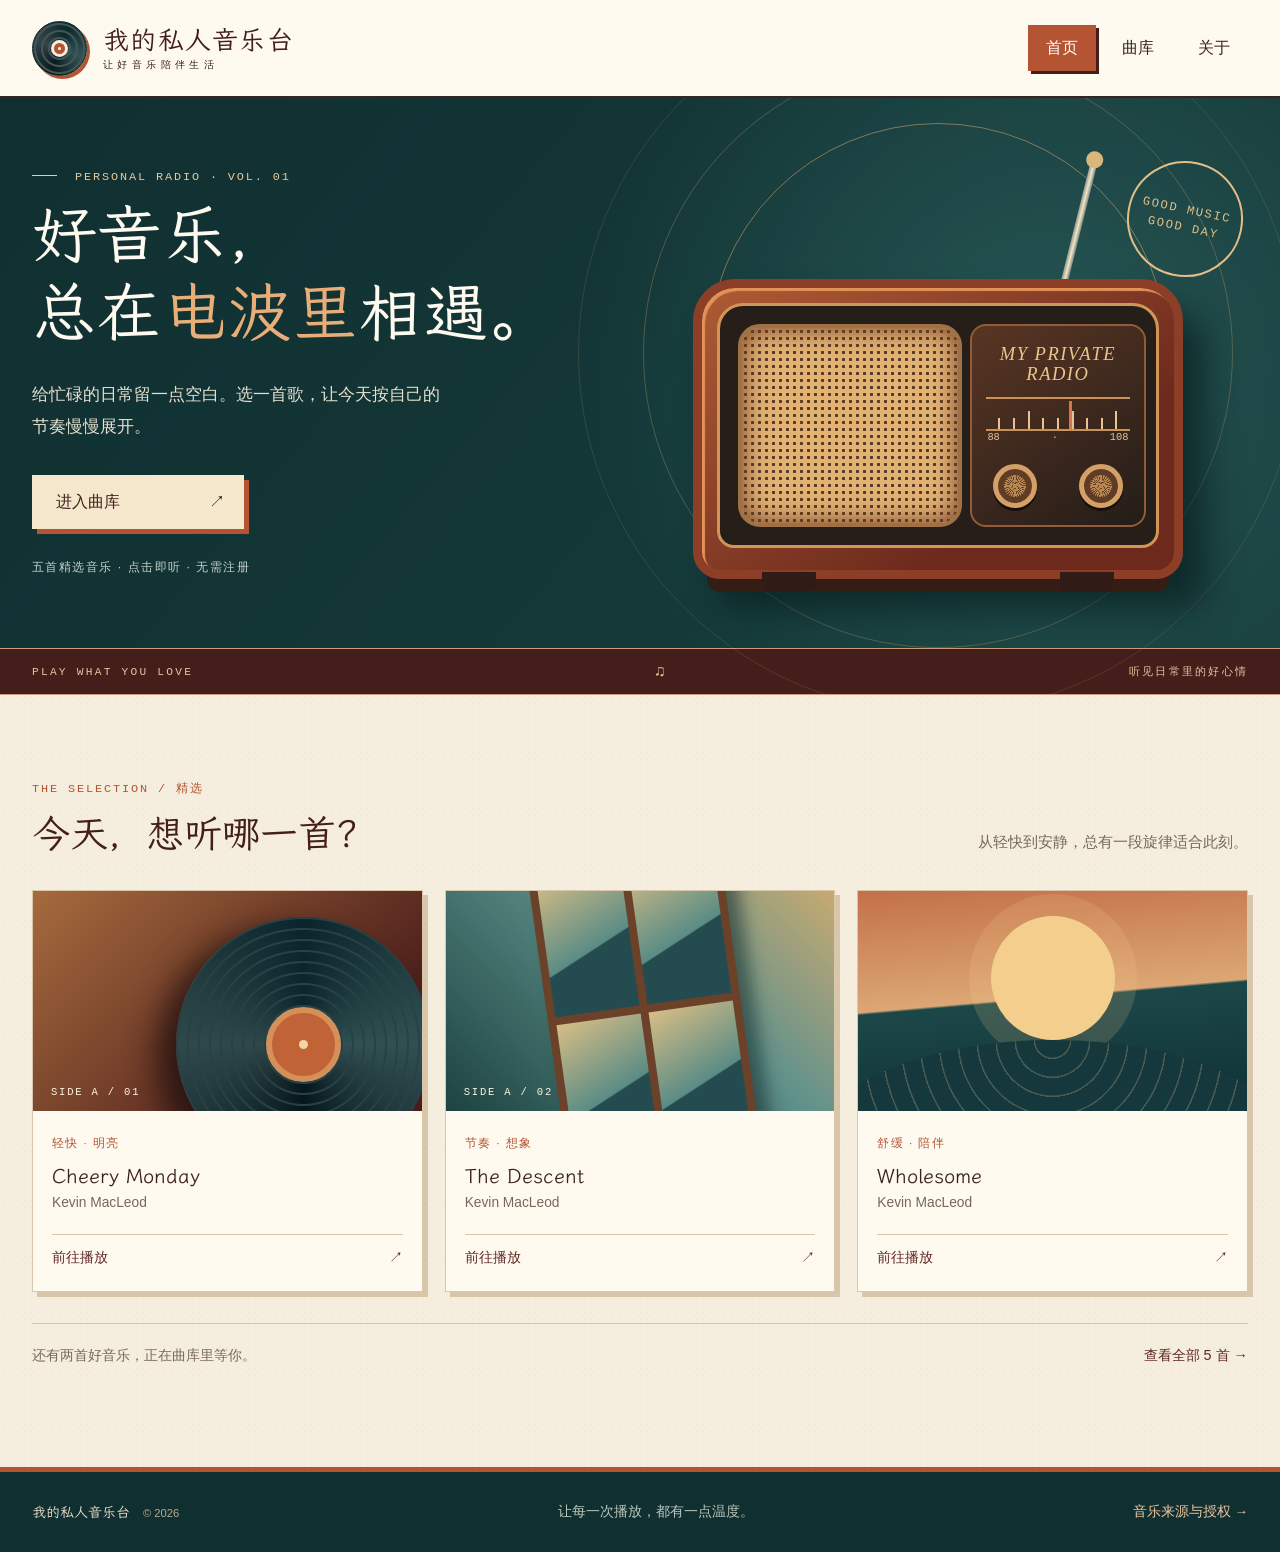
<file: index.html>
<!DOCTYPE html>
<html lang="zh-CN">
<head>
  <meta charset="UTF-8">
  <meta name="viewport" content="width=device-width, initial-scale=1.0">
  <meta name="description" content="我的私人音乐台：挑选五首适合慢慢听的音乐，随时打开，随时播放。">
  <title>首页｜我的私人音乐台</title>
  <link rel="stylesheet" href="styles.css">
</head>
<body>
  <header class="site-header">
    <div class="header-inner page-width">
      <a class="brand" href="index.html" aria-label="我的私人音乐台，返回首页">
        <span class="brand-record" aria-hidden="true"></span>
        <span class="brand-words"><strong>我的私人音乐台</strong><small>让好音乐陪伴生活</small></span>
      </a>
      <nav class="site-nav" aria-label="主导航">
        <a href="index.html" aria-current="page">首页</a>
        <a href="music.html">曲库</a>
        <a href="about.html">关于</a>
      </nav>
    </div>
  </header>

  <main>
    <section class="home-hero" aria-labelledby="home-title">
      <div class="page-width hero-grid">
        <div class="hero-copy">
          <p class="eyebrow light-eyebrow"><span class="eyebrow-line"></span> PERSONAL RADIO · VOL. 01</p>
          <h1 id="home-title">好音乐，<br>总在<span>电波里</span>相遇。</h1>
          <p class="hero-lead">给忙碌的日常留一点空白。选一首歌，让今天按自己的节奏慢慢展开。</p>
          <a class="button button-light" href="music.html">进入曲库 <span aria-hidden="true">↗</span></a>
          <p class="hero-footnote">五首精选音乐 · 点击即听 · 无需注册</p>
        </div>
        <div class="hero-art" aria-hidden="true">
          <div class="signal signal-one"></div>
          <div class="signal signal-two"></div>
          <div class="signal signal-three"></div>
          <div class="radio-antenna"></div>
          <div class="radio-body">
            <div class="radio-face">
              <div class="radio-speaker"></div>
              <div class="radio-panel">
                <span class="radio-label">MY PRIVATE<br>RADIO</span>
                <div class="radio-frequency"><i></i><i></i><i></i><i></i><i></i><i></i><i></i><i></i><i></i></div>
                <div class="radio-dial"><span>88</span><strong>·</strong><span>108</span></div>
                <div class="radio-knobs"><span></span><span></span></div>
              </div>
            </div>
            <div class="radio-feet"><span></span><span></span></div>
          </div>
          <span class="art-stamp">GOOD MUSIC<br>GOOD DAY</span>
        </div>
      </div>
      <div class="hero-band"><div class="page-width"><span>PLAY WHAT YOU LOVE</span><span>♫</span><span>听见日常里的好心情</span></div></div>
    </section>

    <section class="featured page-width" aria-labelledby="featured-title">
      <div class="section-heading">
        <div>
          <p class="eyebrow">THE SELECTION / 精选</p>
          <h2 id="featured-title">今天，想听哪一首？</h2>
        </div>
        <p>从轻快到安静，总有一段旋律适合此刻。</p>
      </div>
      <div class="feature-grid">
        <article class="feature-card">
          <div class="feature-art feature-art-record" aria-hidden="true"><span class="feature-vinyl"></span><span class="feature-art-note">SIDE A / 01</span></div>
          <div class="feature-content"><span class="feature-mood">轻快 · 明亮</span><h3>Cheery Monday</h3><p>Kevin MacLeod</p><a href="music.html#cheery-monday">前往播放 <span aria-hidden="true">↗</span></a></div>
        </article>
        <article class="feature-card">
          <div class="feature-art feature-art-window" aria-hidden="true"><span class="window-frame"><i></i><i></i><i></i><i></i></span><span class="feature-art-note">SIDE A / 02</span></div>
          <div class="feature-content"><span class="feature-mood">节奏 · 想象</span><h3>The Descent</h3><p>Kevin MacLeod</p><a href="music.html#the-descent">前往播放 <span aria-hidden="true">↗</span></a></div>
        </article>
        <article class="feature-card">
          <div class="feature-art feature-art-sun" aria-hidden="true"><span class="sun-circle"></span><span class="feature-art-note">SIDE B / 01</span></div>
          <div class="feature-content"><span class="feature-mood">舒缓 · 陪伴</span><h3>Wholesome</h3><p>Kevin MacLeod</p><a href="music.html#wholesome">前往播放 <span aria-hidden="true">↗</span></a></div>
        </article>
      </div>
      <div class="section-end"><span>还有两首好音乐，正在曲库里等你。</span><a href="music.html">查看全部 5 首 <span aria-hidden="true">→</span></a></div>
    </section>
  </main>

  <footer class="site-footer"><div class="page-width footer-inner"><span>我的私人音乐台 <small>© 2026</small></span><span>让每一次播放，都有一点温度。</span><a href="about.html">音乐来源与授权 →</a></div></footer>
</body>
</html>
</file>
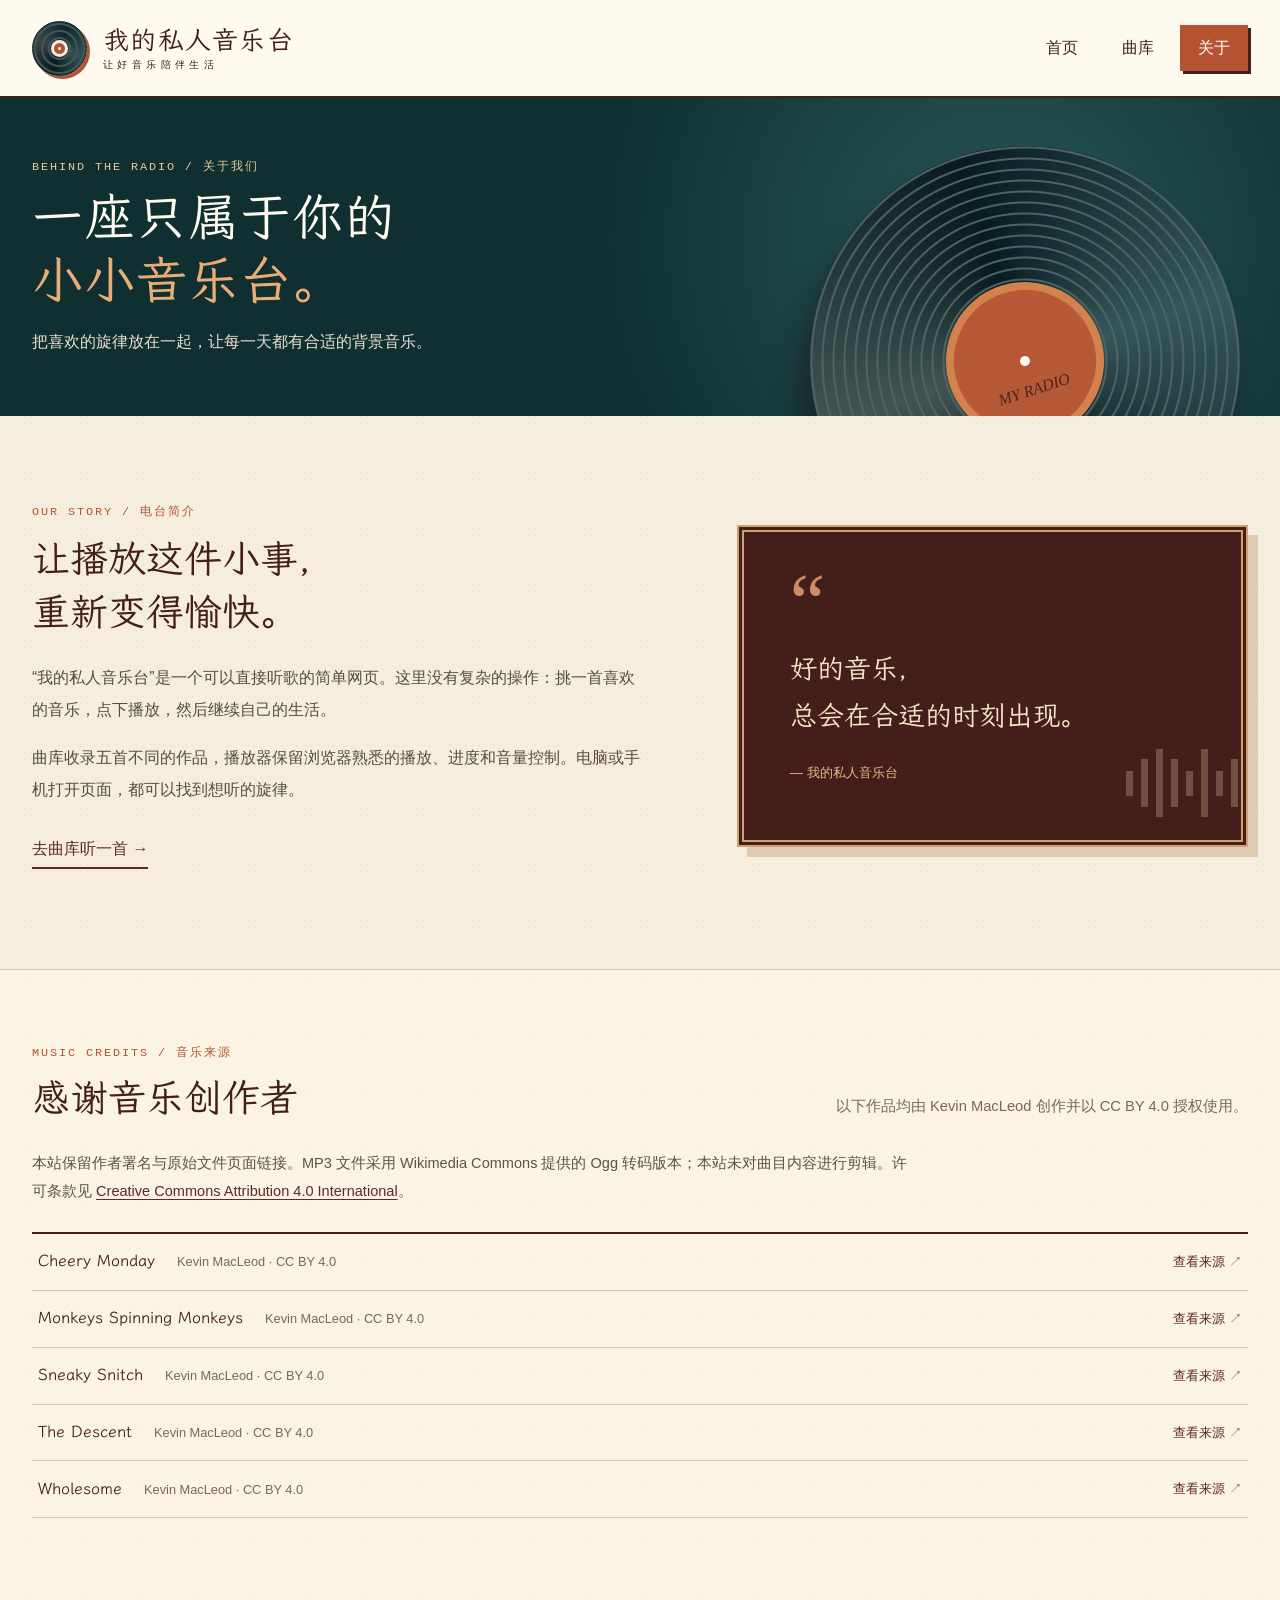
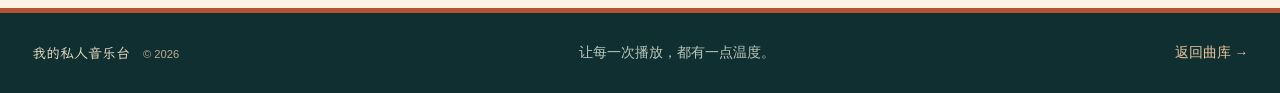
<file: about.html>
<!DOCTYPE html>
<html lang="zh-CN">
<head>
  <meta charset="UTF-8">
  <meta name="viewport" content="width=device-width, initial-scale=1.0">
  <meta name="description" content="了解我的私人音乐台，以及五首音乐的来源和授权方式。">
  <title>关于｜我的私人音乐台</title>
  <link rel="stylesheet" href="styles.css">
</head>
<body>
  <header class="site-header">
    <div class="header-inner page-width">
      <a class="brand" href="index.html" aria-label="我的私人音乐台，返回首页"><span class="brand-record" aria-hidden="true"></span><span class="brand-words"><strong>我的私人音乐台</strong><small>让好音乐陪伴生活</small></span></a>
      <nav class="site-nav" aria-label="主导航"><a href="index.html">首页</a><a href="music.html">曲库</a><a href="about.html" aria-current="page">关于</a></nav>
    </div>
  </header>

  <main>
    <section class="interior-hero about-hero" aria-labelledby="about-title">
      <div class="page-width interior-grid"><div><p class="eyebrow light-eyebrow">BEHIND THE RADIO / 关于我们</p><h1 id="about-title">一座只属于你的<br><span>小小音乐台。</span></h1><p>把喜欢的旋律放在一起，让每一天都有合适的背景音乐。</p></div><div class="hero-record about-record" aria-hidden="true"><span></span></div></div>
    </section>

    <div class="about-layout page-width">
      <section class="about-intro" aria-labelledby="intro-title"><p class="eyebrow">OUR STORY / 电台简介</p><h2 id="intro-title">让播放这件小事，<br>重新变得愉快。</h2><p>“我的私人音乐台”是一个可以直接听歌的简单网页。这里没有复杂的操作：挑一首喜欢的音乐，点下播放，然后继续自己的生活。</p><p>曲库收录五首不同的作品，播放器保留浏览器熟悉的播放、进度和音量控制。电脑或手机打开页面，都可以找到想听的旋律。</p><a class="text-link" href="music.html">去曲库听一首 <span aria-hidden="true">→</span></a></section>
      <aside class="about-quote" aria-label="电台寄语"><span aria-hidden="true">“</span><p>好的音乐，<br>总会在合适的时刻出现。</p><small>— 我的私人音乐台</small><div class="quote-waves" aria-hidden="true"><i></i><i></i><i></i><i></i><i></i><i></i><i></i><i></i><i></i></div></aside>
    </div>

    <section class="credits-section" id="credits" aria-labelledby="credits-title"><div class="page-width"><div class="section-heading"><div><p class="eyebrow">MUSIC CREDITS / 音乐来源</p><h2 id="credits-title">感谢音乐创作者</h2></div><p>以下作品均由 Kevin MacLeod 创作并以 CC BY 4.0 授权使用。</p></div><p class="credits-intro">本站保留作者署名与原始文件页面链接。MP3 文件采用 Wikimedia Commons 提供的 Ogg 转码版本；本站未对曲目内容进行剪辑。许可条款见 <a href="https://creativecommons.org/licenses/by/4.0/" target="_blank" rel="noopener noreferrer">Creative Commons Attribution 4.0 International</a>。</p>
      <div class="credits-list">
        <div class="credit-row"><div><strong>Cheery Monday</strong><span>Kevin MacLeod · CC BY 4.0</span></div><a href="https://commons.wikimedia.org/wiki/File:Cheery_Monday_by_Kevin_MacLeod.ogg" target="_blank" rel="noopener noreferrer">查看来源 <span aria-hidden="true">↗</span></a></div>
        <div class="credit-row"><div><strong>Monkeys Spinning Monkeys</strong><span>Kevin MacLeod · CC BY 4.0</span></div><a href="https://commons.wikimedia.org/wiki/File:Monkeys_Spinning_Monkeys_by_Kevin_MacLeod.ogg" target="_blank" rel="noopener noreferrer">查看来源 <span aria-hidden="true">↗</span></a></div>
        <div class="credit-row"><div><strong>Sneaky Snitch</strong><span>Kevin MacLeod · CC BY 4.0</span></div><a href="https://commons.wikimedia.org/wiki/File:Sneaky_Snitch_by_Kevin_MacLeod.ogg" target="_blank" rel="noopener noreferrer">查看来源 <span aria-hidden="true">↗</span></a></div>
        <div class="credit-row"><div><strong>The Descent</strong><span>Kevin MacLeod · CC BY 4.0</span></div><a href="https://commons.wikimedia.org/wiki/File:The_Descent_by_Kevin_MacLeod.ogg" target="_blank" rel="noopener noreferrer">查看来源 <span aria-hidden="true">↗</span></a></div>
        <div class="credit-row"><div><strong>Wholesome</strong><span>Kevin MacLeod · CC BY 4.0</span></div><a href="https://commons.wikimedia.org/wiki/File:Wholesome_by_Kevin_MacLeod.ogg" target="_blank" rel="noopener noreferrer">查看来源 <span aria-hidden="true">↗</span></a></div>
      </div>
    </div></section>
  </main>

  <footer class="site-footer"><div class="page-width footer-inner"><span>我的私人音乐台 <small>© 2026</small></span><span>让每一次播放，都有一点温度。</span><a href="music.html">返回曲库 →</a></div></footer>
</body>
</html>
</file>
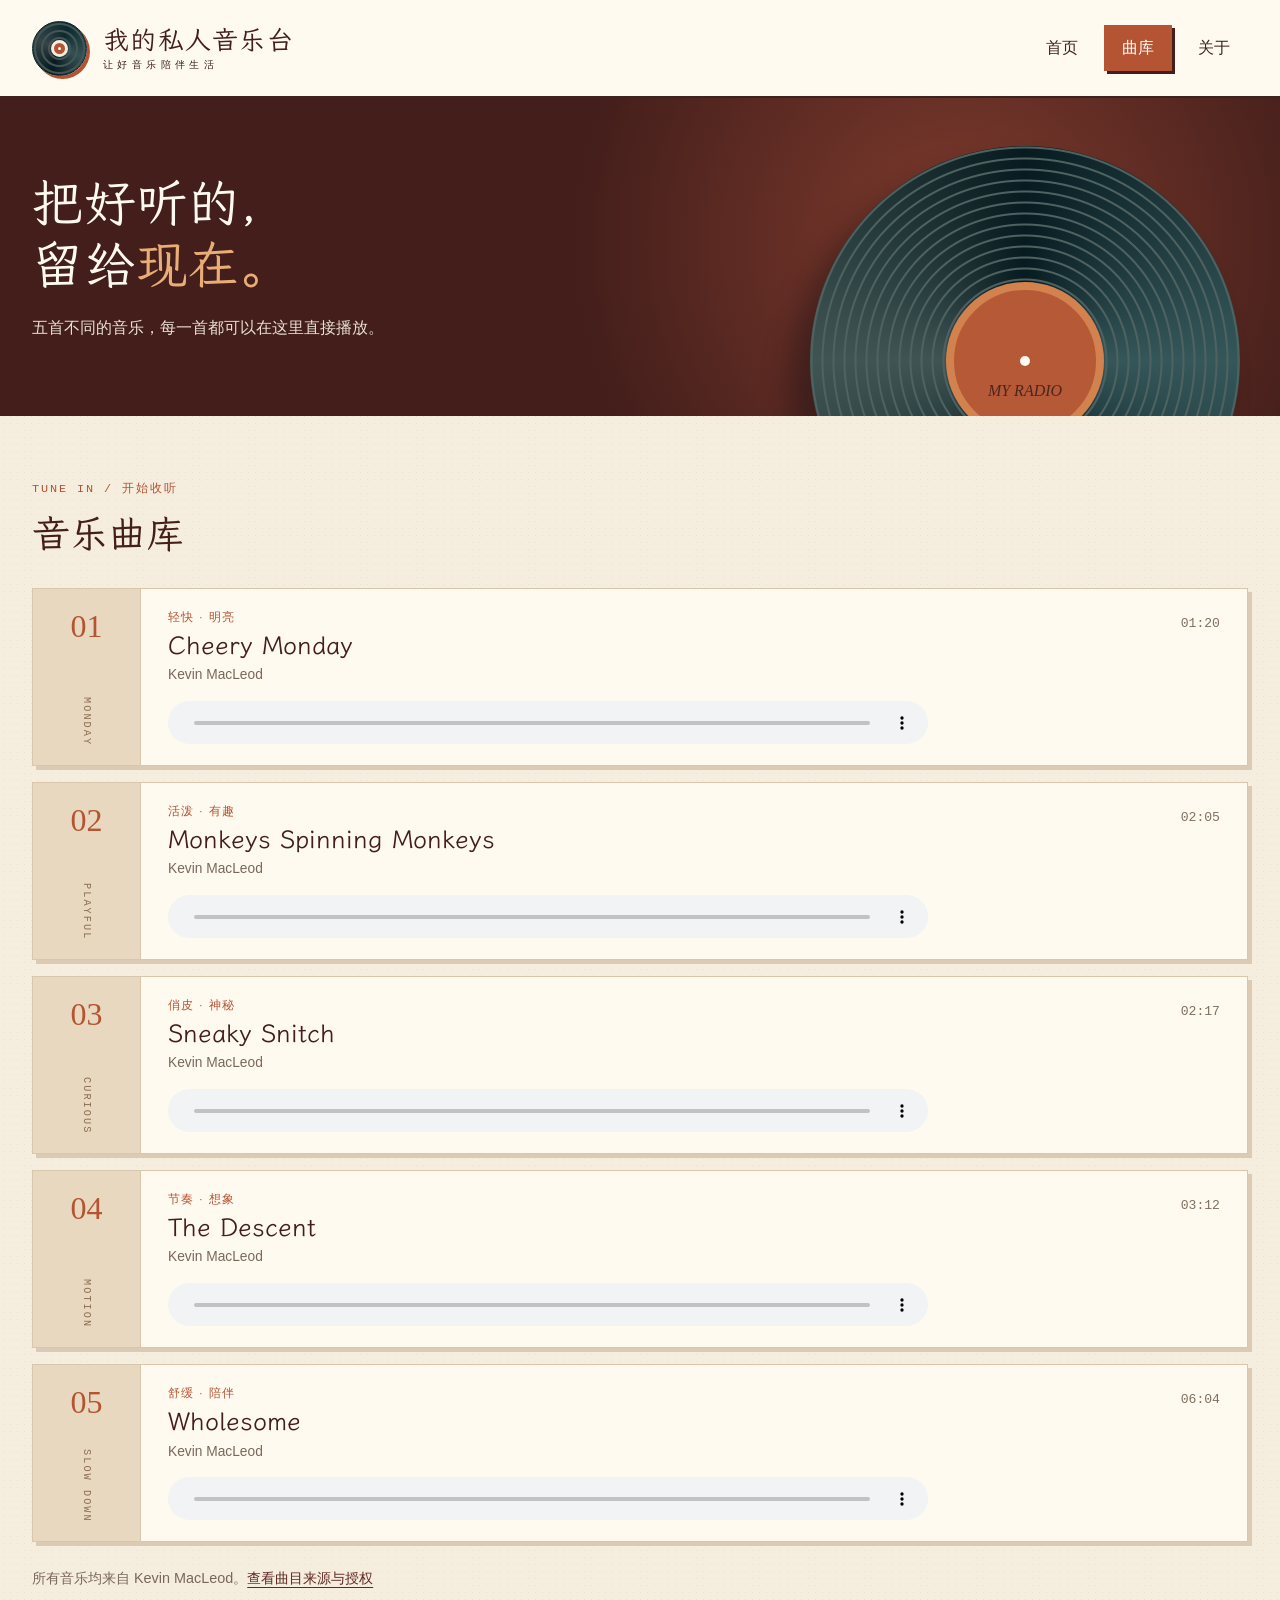
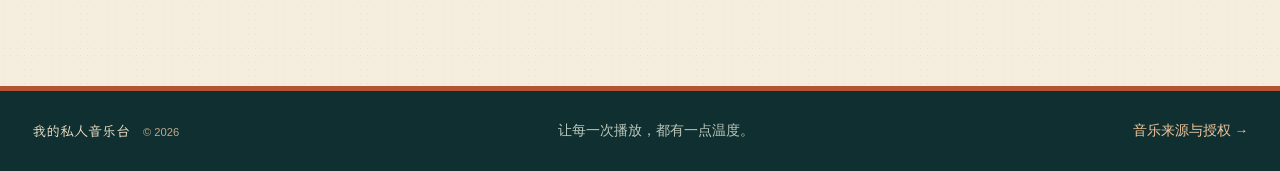
<file: music.html>
<!DOCTYPE html>
<html lang="zh-CN">
<head>
  <meta charset="UTF-8">
  <meta name="viewport" content="width=device-width, initial-scale=1.0">
  <meta name="description" content="我的私人音乐台曲库：五首 Kevin MacLeod 的音乐，提供 MP3 与 Ogg 格式，直接在线收听。">
  <title>曲库｜我的私人音乐台</title>
  <link rel="stylesheet" href="styles.css">
</head>
<body>
  <header class="site-header">
    <div class="header-inner page-width">
      <a class="brand" href="index.html" aria-label="我的私人音乐台，返回首页"><span class="brand-record" aria-hidden="true"></span><span class="brand-words"><strong>我的私人音乐台</strong><small>让好音乐陪伴生活</small></span></a>
      <nav class="site-nav" aria-label="主导航"><a href="index.html">首页</a><a href="music.html" aria-current="page">曲库</a><a href="about.html">关于</a></nav>
    </div>
  </header>

  <main>
    <section class="interior-hero library-hero" aria-labelledby="library-title">
      <div class="page-width interior-grid">
        <div><h1 id="library-title">把好听的，<br>留给<span>现在。</span></h1><p>五首不同的音乐，每一首都可以在这里直接播放。</p></div>
        <div class="hero-record" aria-hidden="true"><span></span></div>
      </div>
    </section>

    <section class="library page-width" aria-label="五首音乐播放器">
      <div class="library-heading"><div><p class="eyebrow">TUNE IN / 开始收听</p><h2>音乐曲库</h2></div></div>

      <article class="track-card" id="cheery-monday">
        <div class="track-side"><span class="track-number">01</span><span class="track-side-label">MONDAY</span></div>
        <div class="track-main"><div class="track-heading"><div><p class="track-tag">轻快 · 明亮</p><h2>Cheery Monday</h2><p class="track-artist">Kevin MacLeod</p></div><span class="track-duration">01:20</span></div><audio controls preload="none" aria-label="播放 Cheery Monday，Kevin MacLeod"><source src="assets/audio/cheery-monday.mp3" type="audio/mpeg"><source src="assets/audio/cheery-monday.ogg" type="audio/ogg">您的浏览器不支持音频播放。<a href="assets/audio/cheery-monday.mp3" download>下载 MP3</a> 或 <a href="assets/audio/cheery-monday.ogg" download>下载 Ogg</a>。</audio></div>
      </article>

      <article class="track-card" id="monkeys-spinning-monkeys">
        <div class="track-side"><span class="track-number">02</span><span class="track-side-label">PLAYFUL</span></div>
        <div class="track-main"><div class="track-heading"><div><p class="track-tag">活泼 · 有趣</p><h2>Monkeys Spinning Monkeys</h2><p class="track-artist">Kevin MacLeod</p></div><span class="track-duration">02:05</span></div><audio controls preload="none" aria-label="播放 Monkeys Spinning Monkeys，Kevin MacLeod"><source src="assets/audio/monkeys-spinning-monkeys.mp3" type="audio/mpeg"><source src="assets/audio/monkeys-spinning-monkeys.ogg" type="audio/ogg">您的浏览器不支持音频播放。<a href="assets/audio/monkeys-spinning-monkeys.mp3" download>下载 MP3</a> 或 <a href="assets/audio/monkeys-spinning-monkeys.ogg" download>下载 Ogg</a>。</audio></div>
      </article>

      <article class="track-card" id="sneaky-snitch">
        <div class="track-side"><span class="track-number">03</span><span class="track-side-label">CURIOUS</span></div>
        <div class="track-main"><div class="track-heading"><div><p class="track-tag">俏皮 · 神秘</p><h2>Sneaky Snitch</h2><p class="track-artist">Kevin MacLeod</p></div><span class="track-duration">02:17</span></div><audio controls preload="none" aria-label="播放 Sneaky Snitch，Kevin MacLeod"><source src="assets/audio/sneaky-snitch.mp3" type="audio/mpeg"><source src="assets/audio/sneaky-snitch.ogg" type="audio/ogg">您的浏览器不支持音频播放。<a href="assets/audio/sneaky-snitch.mp3" download>下载 MP3</a> 或 <a href="assets/audio/sneaky-snitch.ogg" download>下载 Ogg</a>。</audio></div>
      </article>

      <article class="track-card" id="the-descent">
        <div class="track-side"><span class="track-number">04</span><span class="track-side-label">MOTION</span></div>
        <div class="track-main"><div class="track-heading"><div><p class="track-tag">节奏 · 想象</p><h2>The Descent</h2><p class="track-artist">Kevin MacLeod</p></div><span class="track-duration">03:12</span></div><audio controls preload="none" aria-label="播放 The Descent，Kevin MacLeod"><source src="assets/audio/the-descent.mp3" type="audio/mpeg"><source src="assets/audio/the-descent.ogg" type="audio/ogg">您的浏览器不支持音频播放。<a href="assets/audio/the-descent.mp3" download>下载 MP3</a> 或 <a href="assets/audio/the-descent.ogg" download>下载 Ogg</a>。</audio></div>
      </article>

      <article class="track-card" id="wholesome">
        <div class="track-side"><span class="track-number">05</span><span class="track-side-label">SLOW DOWN</span></div>
        <div class="track-main"><div class="track-heading"><div><p class="track-tag">舒缓 · 陪伴</p><h2>Wholesome</h2><p class="track-artist">Kevin MacLeod</p></div><span class="track-duration">06:04</span></div><audio controls preload="none" aria-label="播放 Wholesome，Kevin MacLeod"><source src="assets/audio/wholesome.mp3" type="audio/mpeg"><source src="assets/audio/wholesome.ogg" type="audio/ogg">您的浏览器不支持音频播放。<a href="assets/audio/wholesome.mp3" download>下载 MP3</a> 或 <a href="assets/audio/wholesome.ogg" download>下载 Ogg</a>。</audio></div>
      </article>

      <p class="library-note">所有音乐均来自 Kevin MacLeod。<a href="about.html#credits">查看曲目来源与授权</a></p>
    </section>
  </main>

  <footer class="site-footer"><div class="page-width footer-inner"><span>我的私人音乐台 <small>© 2026</small></span><span>让每一次播放，都有一点温度。</span><a href="about.html">音乐来源与授权 →</a></div></footer>
</body>
</html>
</file>
<file: styles.css>
@charset "UTF-8";

@font-face {
  font-family: "LXGW WenKai Web";
  src: url("assets/fonts/LXGWWenKai-web.woff2") format("woff2");
  font-style: normal;
  font-weight: 400;
  font-display: swap;
}

:root {
  --paper: #f5eedf;
  --paper-light: #fffaf0;
  --ink: #3d2320;
  --wine: #602923;
  --wine-dark: #431e1b;
  --teal: #173e3d;
  --teal-dark: #102f31;
  --rust: #b45432;
  --gold: #d8b77c;
  --line: #d8c7ad;
  --muted: #79675a;
  --font-display: "LXGW WenKai Web", "KaiTi", "STKaiti", "Noto Serif SC", serif;
  --font-body: "Noto Sans SC", "Microsoft YaHei", "PingFang SC", Arial, sans-serif;
}

*, *::before, *::after { box-sizing: border-box; }
:is(h1, h2, h3, h4, h5, h6, strong, b) { font-weight: 400; }
html { scroll-behavior: smooth; }
body {
  margin: 0;
  color: var(--ink);
  background: radial-gradient(rgba(99, 65, 39, .075) .7px, transparent .8px) 0 0 / 7px 7px, var(--paper);
  font-family: var(--font-body);
  font-weight: 400;
  line-height: 1.65;
}
button, audio { font: inherit; }
a { color: inherit; text-decoration: none; }
a:focus-visible, audio:focus-visible { outline: 3px solid var(--rust); outline-offset: 4px; }
img { max-width: 100%; }
.page-width { width: min(100% - 64px, 1220px); margin-inline: auto; }
.eyebrow { margin: 0 0 12px; color: var(--rust); font: 400 .74rem/1.4 "Courier New", monospace; letter-spacing: .16em; }
.light-eyebrow { color: #e9c999; }

/* Header */
.site-header { position: relative; z-index: 5; background: var(--paper-light); border-bottom: 2px solid var(--ink); }
.header-inner { min-height: 96px; display: flex; align-items: center; justify-content: space-between; gap: 24px; }
.brand { display: inline-flex; align-items: center; gap: 16px; min-width: 0; }
.brand-record {
  position: relative;
  flex: 0 0 55px;
  width: 55px;
  height: 55px;
  border-radius: 50%;
  background: repeating-radial-gradient(circle, transparent 0 2px, #455555 3px 4px, transparent 5px 7px), conic-gradient(from 20deg, #0b292d, #325254, #071b20, #354448, #0b292d);
  border: 1px solid #09262a;
  box-shadow: 3px 3px 0 var(--rust);
}
.brand-record::before { content: ""; position: absolute; inset: 18px; border-radius: 50%; background: var(--rust); border: 3px solid var(--paper); }
.brand-record::after { content: ""; position: absolute; inset: 25px; border-radius: 50%; background: var(--paper-light); }
.brand-words { display: grid; gap: 1px; }
.brand-words strong { font: 400 clamp(1.15rem, 2vw, 1.72rem)/1.3 var(--font-display); letter-spacing: .05em; color: var(--wine-dark); white-space: nowrap; }
.brand-words small { font: 400 .6rem/1.4 var(--font-body); letter-spacing: .46em; white-space: nowrap; }
.site-nav { display: flex; align-items: center; gap: 8px; }
.site-nav a { min-width: 68px; text-align: center; padding: 10px 14px; font-weight: 400; transition: background .2s, color .2s; }
.site-nav a:hover { color: var(--rust); }
.site-nav a[aria-current="page"] { background: var(--rust); color: white; box-shadow: 3px 3px 0 var(--wine-dark); }

/* Home hero */
.home-hero {
  overflow: hidden;
  color: var(--paper-light);
  background: radial-gradient(circle at 82% 44%, #265553 0, transparent 42%), linear-gradient(130deg, var(--teal-dark), var(--teal));
}
.hero-grid { min-height: 550px; display: grid; grid-template-columns: minmax(0, 1fr) minmax(0, 1.1fr); align-items: center; gap: 32px; }
.hero-copy { position: relative; z-index: 2; padding-block: 60px; }
.eyebrow-line { display: inline-block; width: 25px; height: 1px; margin: 0 9px 4px 0; background: currentColor; }
.hero-copy h1, .interior-hero h1 { margin: 0; font: 400 clamp(3rem, 5vw, 5.2rem)/1.22 var(--font-display); letter-spacing: .02em; }
.hero-copy h1 span, .interior-hero h1 span { color: #e9ae77; }
.hero-lead { max-width: 420px; margin: 26px 0 32px; color: #e7e1d2; font-size: 1.04rem; line-height: 1.9; }
.button { display: inline-flex; align-items: center; justify-content: space-between; gap: 58px; min-width: 212px; padding: 13px 18px 13px 23px; font-weight: 400; border: 1px solid transparent; transition: transform .2s, box-shadow .2s; }
.button:hover { transform: translateY(-3px); }
.button-light { background: #f4e7cc; color: var(--wine-dark); box-shadow: 5px 5px 0 var(--rust); }
.button-light:hover { box-shadow: 7px 8px 0 var(--rust); }
.hero-footnote { margin: 28px 0 0; color: #c3d1cb; font-size: .77rem; letter-spacing: .12em; }
.hero-art { position: relative; height: 510px; isolation: isolate; }
.signal { position: absolute; left: 50%; top: 46%; width: 460px; height: 460px; border: 1px solid rgba(222, 170, 113, .52); border-radius: 50%; transform: translate(-50%, -50%); }
.signal-two { width: 590px; height: 590px; opacity: .55; }
.signal-three { width: 720px; height: 720px; opacity: .3; }
.radio-antenna { position: absolute; width: 7px; height: 146px; bottom: 327px; left: 69%; border-radius: 5px; background: linear-gradient(90deg, #8e9995, #f4e5bd, #798b89); transform: rotate(14deg); transform-origin: bottom; }
.radio-antenna::before { content: ""; position: absolute; top: -8px; left: -5px; width: 17px; height: 17px; border-radius: 50%; background: var(--gold); }
.radio-body { position: absolute; width: min(100%, 490px); height: 300px; bottom: 49px; left: 50%; transform: translateX(-50%); border: 9px solid #8c3e27; border-radius: 42px 42px 27px 27px; background: linear-gradient(145deg, #ae5b35, #6c291c 72%); box-shadow: 0 27px 0 -14px #351d16, 23px 30px 34px #061c1ba8, inset 3px 3px 1px #e29357; }
.radio-face { position: absolute; inset: 15px 15px 22px; display: grid; grid-template-columns: 56% 44%; gap: 8px; padding: 18px; border-radius: 26px 26px 17px 17px; background: #261e19; border: 3px solid #d39457; }
.radio-speaker { border: 4px solid #9f7144; border-radius: 22px; background-color: #e2b273; background-image: radial-gradient(#513a27 1.35px, transparent 1.8px); background-size: 7px 7px; box-shadow: inset 0 0 26px #713c25; }
.radio-panel { display: flex; flex-direction: column; align-items: center; min-width: 0; border-radius: 16px; background: linear-gradient(145deg, #593523, #241d19); border: 2px solid #925c38; }
.radio-label { margin-top: 18px; text-align: center; color: #eac58d; font: italic 400 1.16rem/1.1 Georgia, serif; letter-spacing: .08em; }
.radio-frequency { position: relative; display: flex; justify-content: space-evenly; align-items: end; width: 84%; height: 34px; margin-top: 12px; border-top: 2px solid #c99259; border-bottom: 2px solid #c99259; }
.radio-frequency i { display: block; height: 11px; border-left: 2px solid #e9c291; }
.radio-frequency i:nth-child(3n) { height: 18px; }
.radio-frequency::after { content: ""; position: absolute; height: 28px; left: 58%; bottom: 0; border-left: 3px solid #d9754b; }
.radio-dial { display: flex; justify-content: space-between; width: 82%; color: #e9c291; font: 400 .65rem "Courier New", monospace; }
.radio-knobs { display: flex; justify-content: space-around; width: 100%; margin-top: auto; margin-bottom: 17px; }
.radio-knobs span { width: 44px; height: 44px; border-radius: 50%; background: repeating-conic-gradient(#b88752 0 8deg, #694528 8deg 13deg); border: 5px solid #d3a065; box-shadow: 0 3px 0 #170e0b, inset 0 0 0 6px #603c26; }
.radio-feet span { position: absolute; bottom: -22px; width: 54px; height: 20px; background: #301b16; border-radius: 0 0 10px 10px; }
.radio-feet span:first-child { left: 60px; }.radio-feet span:last-child { right: 60px; }
.art-stamp { position: absolute; top: 43px; right: 5px; transform: rotate(12deg); display: grid; place-items: center; width: 116px; height: 116px; border: 2px solid #e3be86; border-radius: 50%; text-align: center; color: #e3be86; font: 400 .76rem/1.5 "Courier New", monospace; letter-spacing: .14em; }
.hero-band { background: var(--wine-dark); border-block: 1px solid #cb9c77; }
.hero-band .page-width { display: flex; align-items: center; justify-content: space-between; min-height: 45px; color: #e5c5a0; font: 400 .7rem "Courier New", monospace; letter-spacing: .2em; }
.hero-band span:nth-child(2) { font-size: 1rem; }

/* Featured */
.featured { padding-block: 86px 100px; }
.section-heading, .library-heading { display: flex; justify-content: space-between; align-items: end; gap: 24px; margin-bottom: 30px; }
.section-heading h2, .library-heading h2 { margin: 0; color: var(--wine-dark); font: 400 clamp(1.9rem, 3vw, 2.75rem)/1.3 var(--font-display); }
.section-heading > p, .library-heading > p { margin: 0 0 5px; color: var(--muted); font-size: .92rem; }
.feature-grid { display: grid; grid-template-columns: repeat(3, minmax(0, 1fr)); gap: 22px; }
.feature-card { overflow: hidden; background: var(--paper-light); border: 1px solid var(--line); box-shadow: 5px 5px 0 #d8c6a9; }
.feature-art { position: relative; height: 220px; overflow: hidden; }
.feature-art-note { position: absolute; left: 18px; bottom: 13px; color: #fff2dd; font: 400 .66rem "Courier New", monospace; letter-spacing: .17em; }
.feature-art-record { background: linear-gradient(135deg, #a66a3d, #4e201c 78%); }
.feature-vinyl { position: absolute; width: 255px; height: 255px; top: 26px; right: -9px; border-radius: 50%; background: repeating-radial-gradient(circle, transparent 0 4px, #284142 5px 6px, transparent 7px 11px), conic-gradient(#0a252c, #315053, #06171c, #2f484b, #0a252c); box-shadow: -19px 12px 30px #21100fd1; }
.feature-vinyl::before { content: ""; position: absolute; inset: 90px; border-radius: 50%; background: #c06437; border: 6px solid #d59059; }
.feature-vinyl::after { content: ""; position: absolute; inset: 123px; border-radius: 50%; background: #f2d7a6; }
.feature-art-window { background: linear-gradient(45deg, #1c4341, #60918b 60%, #c7aa72); }
.window-frame { position: absolute; left: 26%; top: -15%; width: 50%; height: 137%; display: grid; grid-template-columns: 1fr 1fr; grid-template-rows: 1fr 1fr; gap: 8px; padding: 8px; transform: rotate(-8deg); background: #6b412a; box-shadow: 13px 10px 16px #1b343399; }
.window-frame i { background: linear-gradient(155deg, #d7bd85, #5a8c85 55%, #244c50 56%); }
.feature-art-sun { background: linear-gradient(175deg, #c37048 0, #dca775 48%, #1c4748 49%, #0e3136 100%); }
.feature-art-sun::after { content: ""; position: absolute; left: -15%; right: -15%; bottom: -80%; height: 112%; border-radius: 50%; background: repeating-radial-gradient(circle at 50% 0%, transparent 0 17px, #d7b58747 18px 19px), #14383c; }
.sun-circle { position: absolute; top: 25px; left: 50%; width: 124px; height: 124px; border-radius: 50%; transform: translateX(-50%); background: #f4ce8d; box-shadow: 0 0 0 22px #f4ce8d29; }
.feature-content { padding: 18px 19px 20px; }
.feature-mood { color: var(--rust); font-size: .74rem; font-weight: 400; letter-spacing: .12em; }
.feature-content h3 { margin: 8px 0 1px; font: 400 1.28rem/1.35 Georgia, var(--font-display); }
.feature-content p { margin: 0 0 20px; color: var(--muted); font-size: .86rem; }
.feature-content a { display: inline-flex; justify-content: space-between; align-items: center; width: 100%; padding-top: 12px; border-top: 1px solid var(--line); color: var(--wine); font-size: .86rem; font-weight: 400; }
.feature-content a:hover, .section-end a:hover, .text-link:hover, .library-note a:hover, .credit-row a:hover { color: var(--rust); }
.section-end { display: flex; justify-content: space-between; align-items: center; gap: 20px; margin-top: 31px; padding-top: 20px; border-top: 1px solid var(--line); color: var(--muted); font-size: .9rem; }
.section-end a { color: var(--wine); font-weight: 400; }

/* Shared page heroes */
.interior-hero { overflow: hidden; color: var(--paper-light); }
.library-hero { background: radial-gradient(circle at 75% 45%, #7f3b2d, transparent 40%), var(--wine-dark); }
.about-hero { background: radial-gradient(circle at 78% 45%, #285654, transparent 40%), var(--teal-dark); }
.interior-grid { position: relative; display: grid; grid-template-columns: minmax(0, 1fr) 450px; align-items: center; min-height: 318px; }
.interior-grid > div:first-child { position: relative; z-index: 1; padding-block: 54px; }
.interior-hero h1 { font-size: clamp(2.6rem, 4vw, 4.25rem); }
.interior-hero p:last-child { max-width: 520px; margin: 17px 0 0; color: #eadfd2; }
.hero-record { position: absolute; width: 430px; height: 430px; top: 48px; right: 8px; border-radius: 50%; background: repeating-radial-gradient(circle, transparent 0 3px, #4f6261 4px 5px, transparent 6px 11px), conic-gradient(#071b20, #355759, #071b20, #405553, #071b20); box-shadow: -19px 22px 28px #1b10157a; }
.hero-record::before { content: ""; position: absolute; inset: 136px; border-radius: 50%; background: #b65937; border: 8px solid #d3824d; }
.hero-record::after { content: ""; position: absolute; inset: 210px; border-radius: 50%; background: var(--paper-light); }
.hero-record span { position: absolute; z-index: 1; top: 50%; left: 50%; width: 130px; transform: translate(-50%, 21px); text-align: center; color: #4d251e; font: italic 400 1rem Georgia, serif; }
.hero-record span::after { content: "MY RADIO"; }
.about-record { transform: rotate(-18deg); }

/* Library */
.library { padding-block: 65px 95px; }
.library-heading { margin-bottom: 28px; }
.track-card { display: grid; grid-template-columns: 108px minmax(0, 1fr); margin-bottom: 16px; background: var(--paper-light); border: 1px solid var(--line); box-shadow: 4px 4px 0 #dbcbb4; scroll-margin-top: 24px; }
.track-card:target { outline: 3px solid var(--rust); outline-offset: 3px; }
.track-side { display: flex; flex-direction: column; align-items: center; justify-content: space-between; padding: 19px 8px; background: #e8d8bf; border-right: 1px solid var(--line); }
.track-number { color: var(--rust); font: 400 2rem Georgia, serif; }
.track-side-label { writing-mode: vertical-rl; color: #8b6d53; font: 400 .64rem "Courier New", monospace; letter-spacing: .2em; }
.track-main { min-width: 0; padding: 19px 27px 21px; }
.track-heading { display: flex; justify-content: space-between; align-items: start; gap: 20px; margin-bottom: 14px; }
.track-tag { margin: 0 0 2px; color: var(--rust); font-size: .72rem; font-weight: 400; letter-spacing: .12em; }
.track-heading h2 { margin: 0; color: var(--wine-dark); font: 400 clamp(1.22rem, 2vw, 1.55rem)/1.35 Georgia, var(--font-display); }
.track-artist { margin: 2px 0 0; color: var(--muted); font-size: .86rem; }
.track-duration { flex: 0 0 auto; margin-top: 8px; color: #806f5f; font: 400 .82rem "Courier New", monospace; }
.track-main audio { display: block; width: 100%; max-width: 760px; height: 43px; accent-color: var(--rust); }
.library-note { margin: 25px 0 0; color: var(--muted); font-size: .9rem; }
.library-note a { color: var(--wine); font-weight: 400; text-decoration: underline; text-underline-offset: 4px; }

/* About */
.about-layout { display: grid; grid-template-columns: 1.1fr .9fr; gap: 80px; align-items: center; padding-block: 88px 100px; }
.about-intro h2 { margin: 0 0 23px; color: var(--wine-dark); font: 400 clamp(2rem, 3vw, 2.9rem)/1.38 var(--font-display); }
.about-intro > p:not(.eyebrow) { max-width: 610px; color: #584b40; line-height: 2; }
.text-link { display: inline-block; margin-top: 14px; padding-bottom: 5px; border-bottom: 2px solid currentColor; color: var(--wine); font-weight: 400; }
.about-quote { position: relative; overflow: hidden; min-height: 322px; padding: 38px 46px; color: #f6e6c9; background: var(--wine-dark); border: 7px double #d3a16f; box-shadow: 10px 10px 0 #decbb0; }
.about-quote > span { color: #cb8c66; font: 400 5rem/.8 Georgia, serif; }
.about-quote p { position: relative; z-index: 1; margin: 8px 0 19px; font: 400 clamp(1.4rem, 2.1vw, 2rem)/1.75 var(--font-display); }
.about-quote small { position: relative; z-index: 1; color: #e5b985; }
.quote-waves { position: absolute; right: -12px; bottom: 17px; display: flex; gap: 8px; align-items: center; height: 80px; opacity: .25; }
.quote-waves i { display: block; width: 7px; height: 25px; background: #f5e2c0; }
.quote-waves i:nth-child(2n) { height: 48px; }.quote-waves i:nth-child(3n) { height: 68px; }
.credits-section { padding-block: 75px 90px; background: #fff9eb9e; border-top: 1px solid var(--line); }
.credits-intro { max-width: 890px; margin: -3px 0 26px; color: #5f5147; line-height: 1.9; font-size: .91rem; }
.credits-intro a { color: var(--wine); text-decoration: underline; text-underline-offset: 3px; }
.credits-list { border-top: 2px solid var(--wine-dark); }
.credit-row { display: flex; align-items: center; justify-content: space-between; gap: 18px; padding: 17px 6px; border-bottom: 1px solid var(--line); }
.credit-row > div { display: flex; flex-wrap: wrap; align-items: baseline; gap: 8px 22px; }
.credit-row strong { color: var(--wine-dark); font: 400 1rem Georgia, var(--font-display); }
.credit-row span { color: var(--muted); font-size: .8rem; }
.credit-row a { flex: 0 0 auto; color: var(--wine); font-size: .83rem; font-weight: 400; }

/* Footer */
.site-footer { color: #efe0c7; background: var(--teal-dark); border-top: 5px solid var(--rust); }
.footer-inner { display: flex; justify-content: space-between; align-items: center; flex-wrap: wrap; gap: 12px 25px; min-height: 80px; padding-block: 20px; font-size: .85rem; }
.footer-inner > span:first-child { font-family: var(--font-display); font-weight: 400; }.footer-inner small { margin-left: 8px; color: #bea88c; font: 400 .7rem var(--font-body); }
.footer-inner > span:nth-child(2) { color: #b9c6ba; }.footer-inner a { color: #edc49c; font-weight: 400; }.footer-inner a:hover { color: white; }

@media (max-width: 880px) {
  .page-width { width: min(100% - 42px, 1220px); }
  .hero-grid { grid-template-columns: 1fr; gap: 0; }
  .hero-copy { padding-block: 66px 5px; }
  .hero-art { width: min(100%, 550px); height: 430px; margin-inline: auto; }
  .radio-body { bottom: 35px; }.radio-antenna { bottom: 312px; }
  .feature-grid { gap: 15px; }.feature-art { height: 170px; }
  .interior-grid { grid-template-columns: 1fr; }.hero-record { right: -130px; opacity: .48; }
  .about-layout { gap: 35px; }
}

@media (max-width: 620px) {
  .page-width { width: min(100% - 32px, 1220px); }
  .header-inner { min-height: 0; flex-direction: column; align-items: stretch; gap: 12px; padding-block: 13px; }
  .brand { justify-content: center; gap: 11px; }.brand-record { flex-basis: 42px; width: 42px; height: 42px; }.brand-record::before { inset: 13px; }.brand-record::after { inset: 19px; }
  .brand-words strong { font-size: 1.27rem; }.brand-words small { font-size: .54rem; letter-spacing: .27em; }
  .site-nav { justify-content: center; border-top: 1px solid var(--line); padding-top: 10px; }.site-nav a { flex: 1; max-width: 105px; padding: 7px 10px; }
  .hero-copy { padding-top: 54px; }.hero-copy h1 { font-size: clamp(2.55rem, 10vw, 3.6rem); }.hero-lead { font-size: .96rem; }
  .hero-art { height: 325px; }.signal { width: 340px; height: 340px; }.signal-two { width: 440px; height: 440px; }.signal-three { width: 540px; height: 540px; }
  .radio-body { width: 330px; height: 210px; bottom: 35px; border-width: 6px; border-radius: 28px; }.radio-face { inset: 9px 9px 14px; padding: 9px; border-width: 2px; border-radius: 18px; }.radio-speaker { border-radius: 13px; }.radio-label { margin-top: 8px; font-size: .8rem; }.radio-frequency { margin-top: 7px; height: 25px; }.radio-dial { font-size: .52rem; }.radio-knobs { margin-bottom: 6px; }.radio-knobs span { width: 29px; height: 29px; border-width: 3px; box-shadow: inset 0 0 0 4px #603c26; }.radio-antenna { height: 102px; bottom: 223px; left: 72%; }.art-stamp { top: 8px; right: 0; width: 72px; height: 72px; font-size: .48rem; }.radio-feet span { height: 14px; bottom: -16px; width: 38px; }
  .hero-band .page-width { font-size: .54rem; letter-spacing: .08em; }.hero-band span:nth-child(2) { display: none; }
  .featured, .library { padding-block: 55px 70px; }.section-heading, .library-heading { align-items: start; flex-direction: column; gap: 8px; margin-bottom: 23px; }
  .section-heading > p, .library-heading > p { font-size: .84rem; }.feature-grid { grid-template-columns: 1fr; gap: 22px; }.feature-art { height: 195px; }
  .section-end { align-items: start; flex-direction: column; gap: 8px; }
  .interior-grid { min-height: 280px; }.interior-grid > div:first-child { padding-block: 47px; }.interior-hero h1 { font-size: 2.5rem; }.interior-hero p:last-child { font-size: .88rem; }.hero-record { width: 270px; height: 270px; top: 28px; right: -130px; }.hero-record::before { inset: 85px; }.hero-record::after { inset: 130px; }.hero-record span { display: none; }
  .track-card { grid-template-columns: 50px minmax(0, 1fr); }.track-side { padding: 17px 4px; }.track-number { font-size: 1.2rem; }.track-side-label { font-size: .52rem; }.track-main { padding: 16px 13px 18px; }.track-heading { gap: 7px; }.track-heading h2 { font-size: 1.14rem; overflow-wrap: anywhere; }.track-duration { font-size: .68rem; }.track-main audio { height: 40px; }
  .about-layout { grid-template-columns: 1fr; padding-block: 65px 75px; }.about-quote { min-height: 260px; }.credits-section { padding-block: 65px 75px; }.credit-row { align-items: start; flex-direction: column; gap: 4px; }.credit-row > div { flex-direction: column; gap: 2px; }
  .footer-inner { flex-direction: column; align-items: start; }
}

@media (prefers-reduced-motion: reduce) {
  html { scroll-behavior: auto; }
  *, *::before, *::after { transition-duration: .01ms !important; animation-duration: .01ms !important; }
}
</file>
